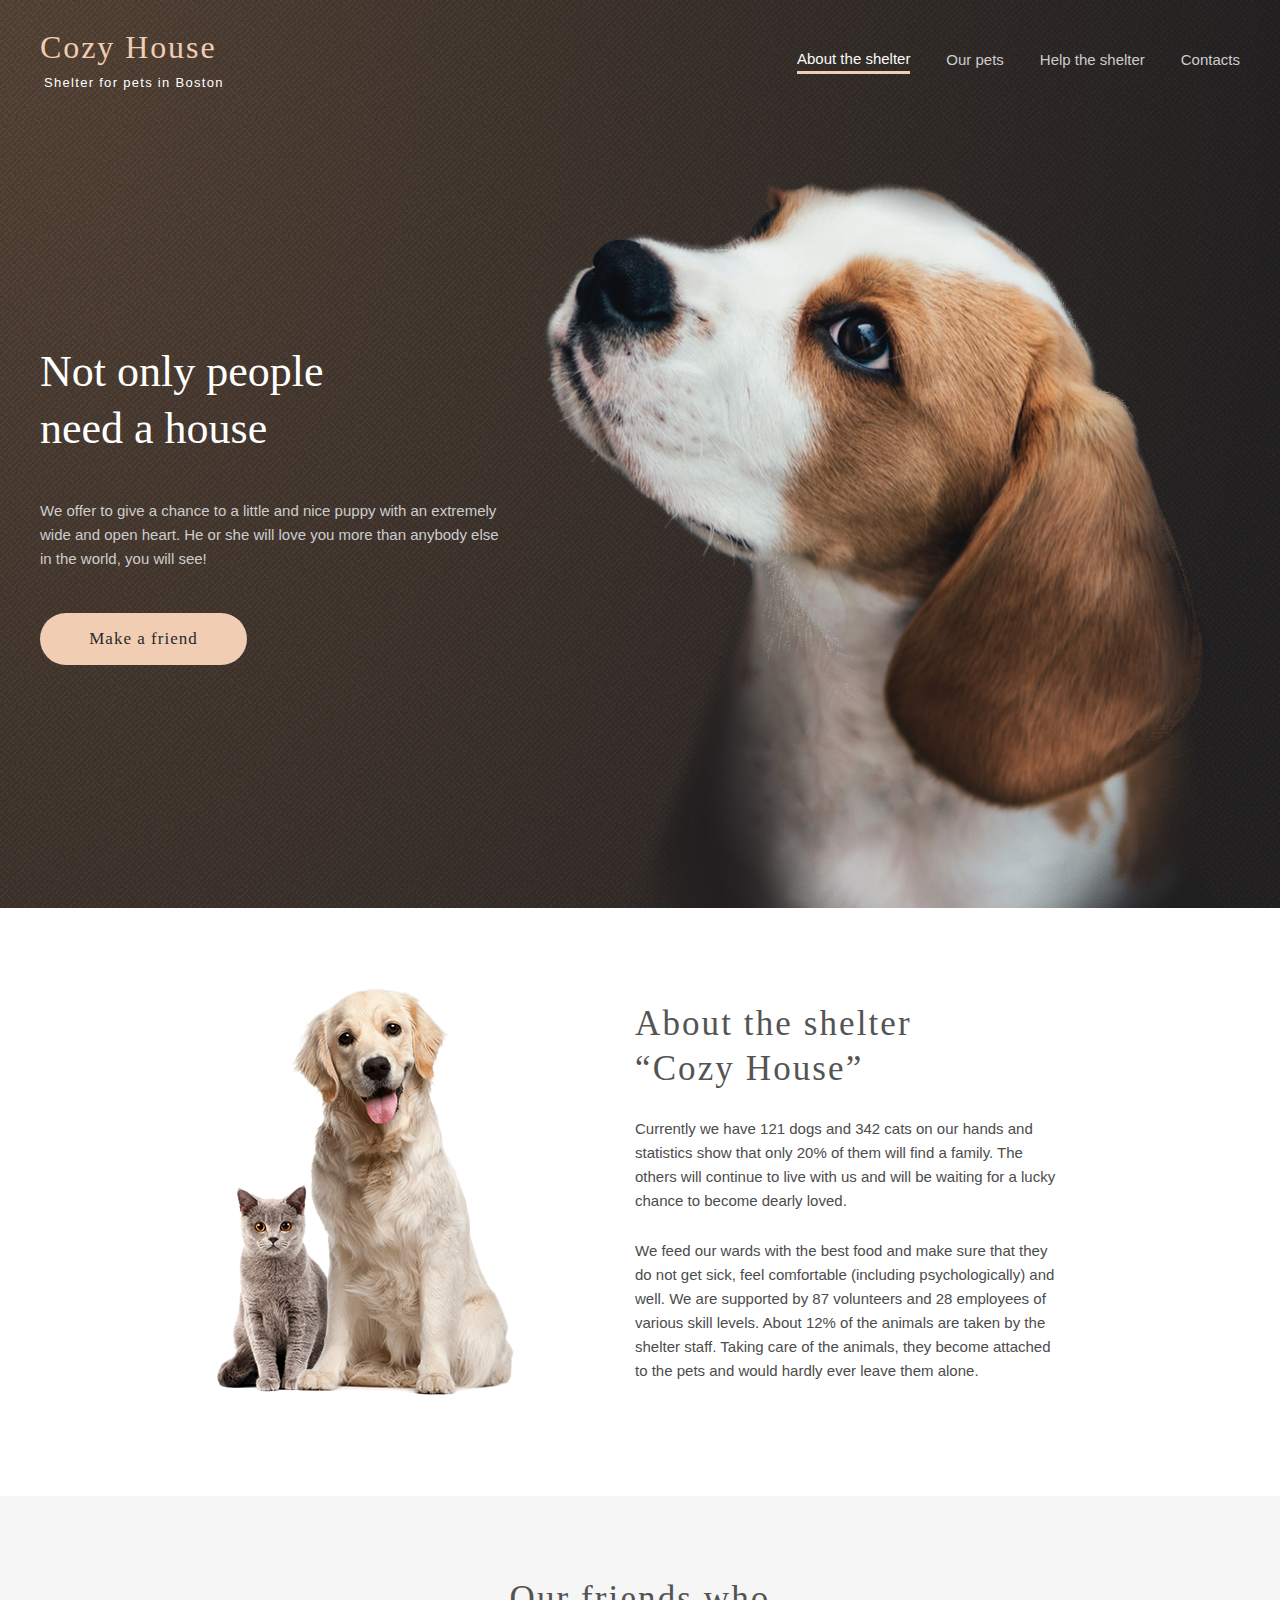
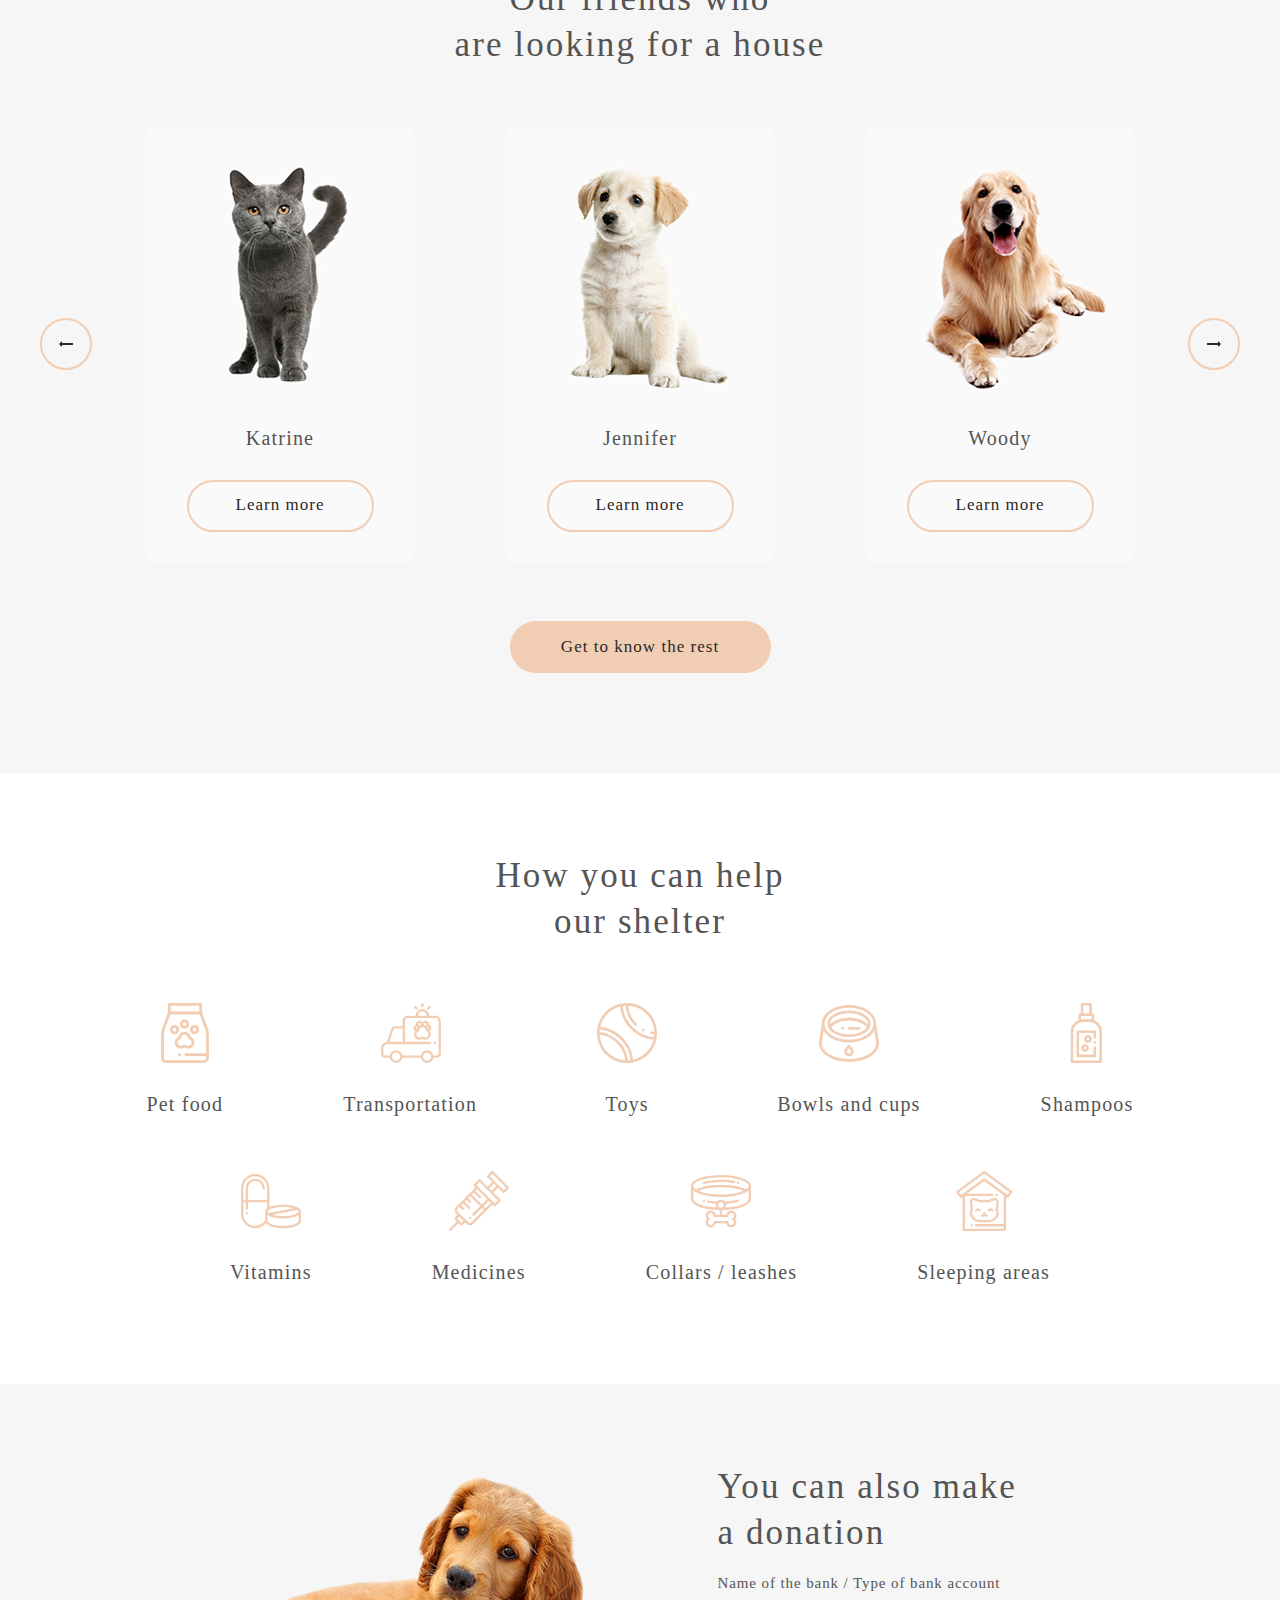
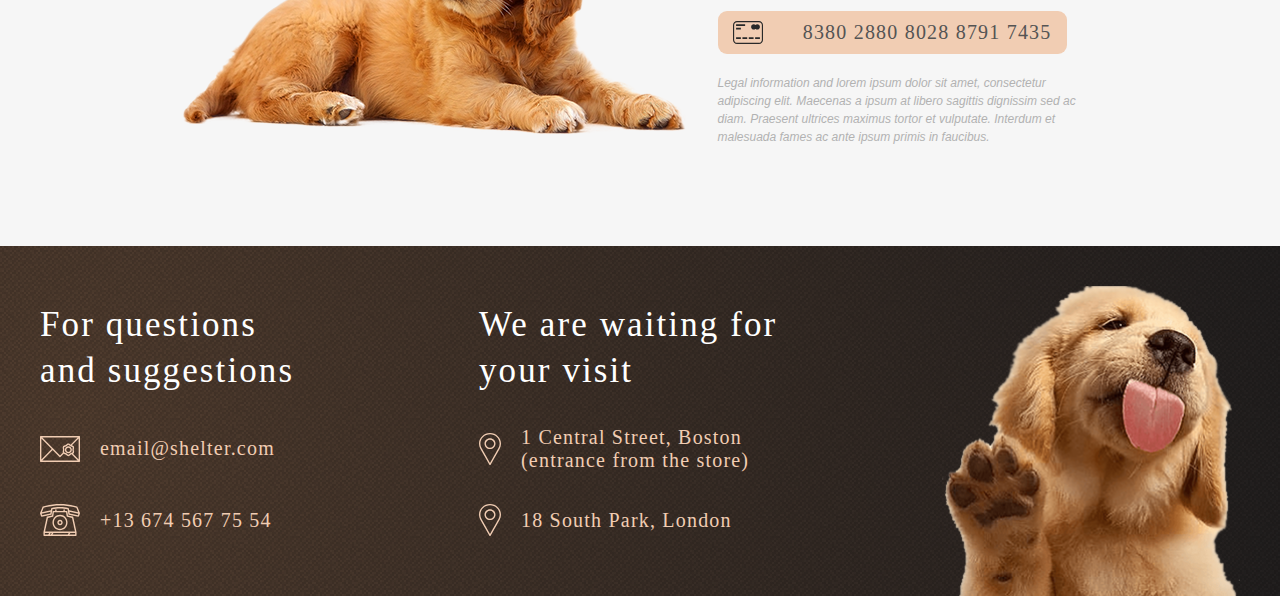
<file: index.html>
<!DOCTYPE html>
<html lang="en">
<head>
    <meta charset="UTF-8">
    <meta http-equiv="X-UA-Compatible" content="IE=edge">
    <meta name="viewport" content="width=device-width, initial-scale=1.0">
    <title>Shelter</title>
    <link href="style.css" rel="stylesheet" type="text/css">
    <link href="images/shelter.png" rel="shortcut icon" type="image/png">
</head>
<body>
    <header class="header">
        <div class="header-section">
            <a href="">
                <div class="logo">
                    <h1>Cozy House</h1>
                    <span class="logo-text">Shelter for pets in Boston</span>
                </div>
            </a>
            <div class="header-menu">
                <nav>
                    <ul class="nav-menu-list">
                        <li class="menu-item"><a href="#"><p id="active">About the shelter</p></a></li>
                        <li class="menu-item"><a href="our-pets.html"><p>Our pets</p></a></li>
                        <li class="menu-item"><a href="#help"><p>Help the shelter</p></a></li>
                        <li class="menu-item"><a href="#footer"><p>Contacts</p></a></li>
                    </ul>
                </nav>
            </div>
            <div class="burger-menu">
                <span></span>
                <span></span>
                <span></span>
            </div>
        </div>
    </header>
    <main>
        <section class="start-screen">
            <div class="start-screen-content">
                <div class="content">
                    <div class="heading">
                        <h2>Not only people need a house</h2>
                    </div>
                    <p>We offer to give a chance to a little and nice puppy with an extremely wide and open heart.
                         He or she will love you more than anybody else in the world, you will see!</p>
                    <a class="button-primary" href="#pets">Make a friend</a>
                </div>
                <img src="images/start-screen-puppy.svg" alt="puppy">
            </div>
        </section>
        <section class="about">
            <div class="about-content">
                <img src="images/about-pets.svg" alt="animals">
                <div class="about-content-text">
                    <h3>About the shelter “Cozy House”</h3>
                    <p>Currently we have 121 dogs and 342 cats on our hands and statistics show that only 20% of them will find a family. The others will continue to live with us and will be waiting for a lucky chance to become dearly loved.</p>
                    <p>We feed our wards with the best food and make sure that they do not get sick, feel comfortable (including psychologically) and well. We are supported by 87 volunteers and 28 employees of various skill levels. About 12% of the animals are taken by the shelter staff. Taking care of the animals, they become attached to the pets and would hardly ever leave them alone.</p>
                </div>
            </div>
        </section>
        <section class="pets" id="pets">
            <div class="pets-content">
                <h3>Our friends who <br>are looking for a house</h3>
                <div class="slider-block">
                    <button class="btn-prev"><img class="arrow-reverse" src="images/Arrow.svg" alt="arrow"></button>
                    <div class="slider">
                        <div class="card">
                            <img src="images/pets-katrine.svg" alt="katrine">
                            <span>Katrine</span>
                            <button class="pets-buttons">Learn more</button>
                        </div>
                        <div class="card">
                            <img src="images/pets-jennifer.svg" alt="jennifer">
                            <span>Jennifer</span>
                            <button class="pets-buttons">Learn more</button>
                        </div>
                        <div class="card">
                            <img src="images/pets-woody.svg" alt="woody">
                            <span>Woody</span>
                            <button class="pets-buttons">Learn more</button>
                        </div>
                        <!--
                        <div class="slider-track">
                            <div class="prev-elements"></div>
                            <div class="center-elements"></div>
                            <div class="next-elements"></div>
                        </div>
                        -->
                    </div>
                    <button class="btn-next"><img class="arrow" src="images/Arrow.svg" alt="arrow"></button>
                </div>
                <a href="our-pets.html">Get to know the rest</a>
            </div>
        </section>
        <section class="help" id="help">
            <div class="help-content">
                <h3>How you can help our shelter</h3>
                <div class="help-list">
                    <div class="help-list-card">
                        <img src="images/icon-pet-food.svg" alt="pet-food">
                        <h4>Pet food</h4>
                    </div>
                    <div class="help-list-card">
                        <img src="images/icon-transportation.svg" alt="pet-food">
                        <h4>Transportation</h4>
                    </div>
                    <div class="help-list-card">
                        <img src="images/icon-toys.svg" alt="pet-food">
                        <h4>Toys</h4>
                    </div>
                    <div class="help-list-card">
                        <img src="images/icon-bowls-and-cups.svg" alt="pet-food">
                        <h4>Bowls and cups</h4>
                    </div>
                    <div class="help-list-card">
                        <img src="images/icon-shampoos.svg" alt="pet-food">
                        <h4>Shampoos</h4>
                    </div>
                    <div class="help-list-card">
                        <img src="images/icon-vitamins.svg" alt="pet-food">
                        <h4>Vitamins</h4>
                    </div>
                    <div class="help-list-card">
                        <img src="images/icon-medicines.svg" alt="pet-food">
                        <h4>Medicines</h4>
                    </div>
                    <div class="help-list-card">
                        <img src="images/icon-collars-leashes.svg" alt="pet-food">
                        <h4>Collars / leashes</h4>
                    </div>
                    <div class="help-list-card">
                        <img src="images/icon-sleeping-area.svg" alt="pet-food">
                        <h4>Sleeping areas</h4>
                    </div>
                </div>
            </div>
        </section>
        <section class="donation">
            <div class="donation-content">
                <img src="images/donation-dog.svg" alt="dog">
                <div class="donation-inner-content">
                    <h3>You can also make a donation</h3>
                    <h5>Name of the bank / Type of bank account</h5>
                    <a href="">
                        <div class="credit-card">
                            <div class="credit-card-content">
                                <img src="images/credit-card.svg" alt="credit-card">
                                <span>8380 2880 8028 8791 7435</span>
                            </div>
                        </div>
                    </a>
                    <span class="paragraph-s">Legal information and lorem ipsum dolor sit amet, consectetur adipiscing elit. Maecenas a ipsum at libero sagittis dignissim sed ac diam. Praesent ultrices maximus tortor et vulputate. Interdum et malesuada fames ac ante ipsum primis in faucibus.</span>
                </div>
            </div>
        </section>
    </main>
    <footer class="footer" id="footer">
        <div class="footer-content">
            <div class="contacts">
                <h3>For questions and suggestions</h3>
                <a href="https://www.google.com/intl/ru/gmail/about/">
                    <div class="mail">
                        <img src="images/icon-email.svg" alt="email">
                        <h4>email@shelter.com</h4>
                    </div>
                </a>
                <a href="tel:+13%20674%20567%2075%2054">
                    <div class="phone">
                        <img src="images/icon-phone.svg" alt="phone">
                        <h4>+13 674 567 75 54</h4>
                    </div>
                </a>
            </div>
            <div class="locations">
                <h3>We are waiting for your visit</h3>
                <a href="https://www.google.com/maps/search/1+Central+Street,+Boston/@42.357767,-71.070426,14.14z">
                    <div class="boston">
                        <img src="images/icon-marker.svg" alt="marker">
                        <h4>1 Central Street, Boston (entrance from the store)</h4>
                    </div>
                </a>
                <a href="https://www.google.com/maps/search/18+South+Park,+London/@51.4954204,-0.2429427,11z/data=!3m1!4b1">
                    <div class="london">
                        <img src="images/icon-marker.svg" alt="marker">
                        <h4>18 South Park, London </h4>
                    </div>
                </a>
            </div>
            <img src="images/footer-puppy.svg" alt="footer-puppy">
        </div>
    </footer>
    <div class="hidden-background"></div>
    <script src="index.js"></script>
</body>
</html>
</file>
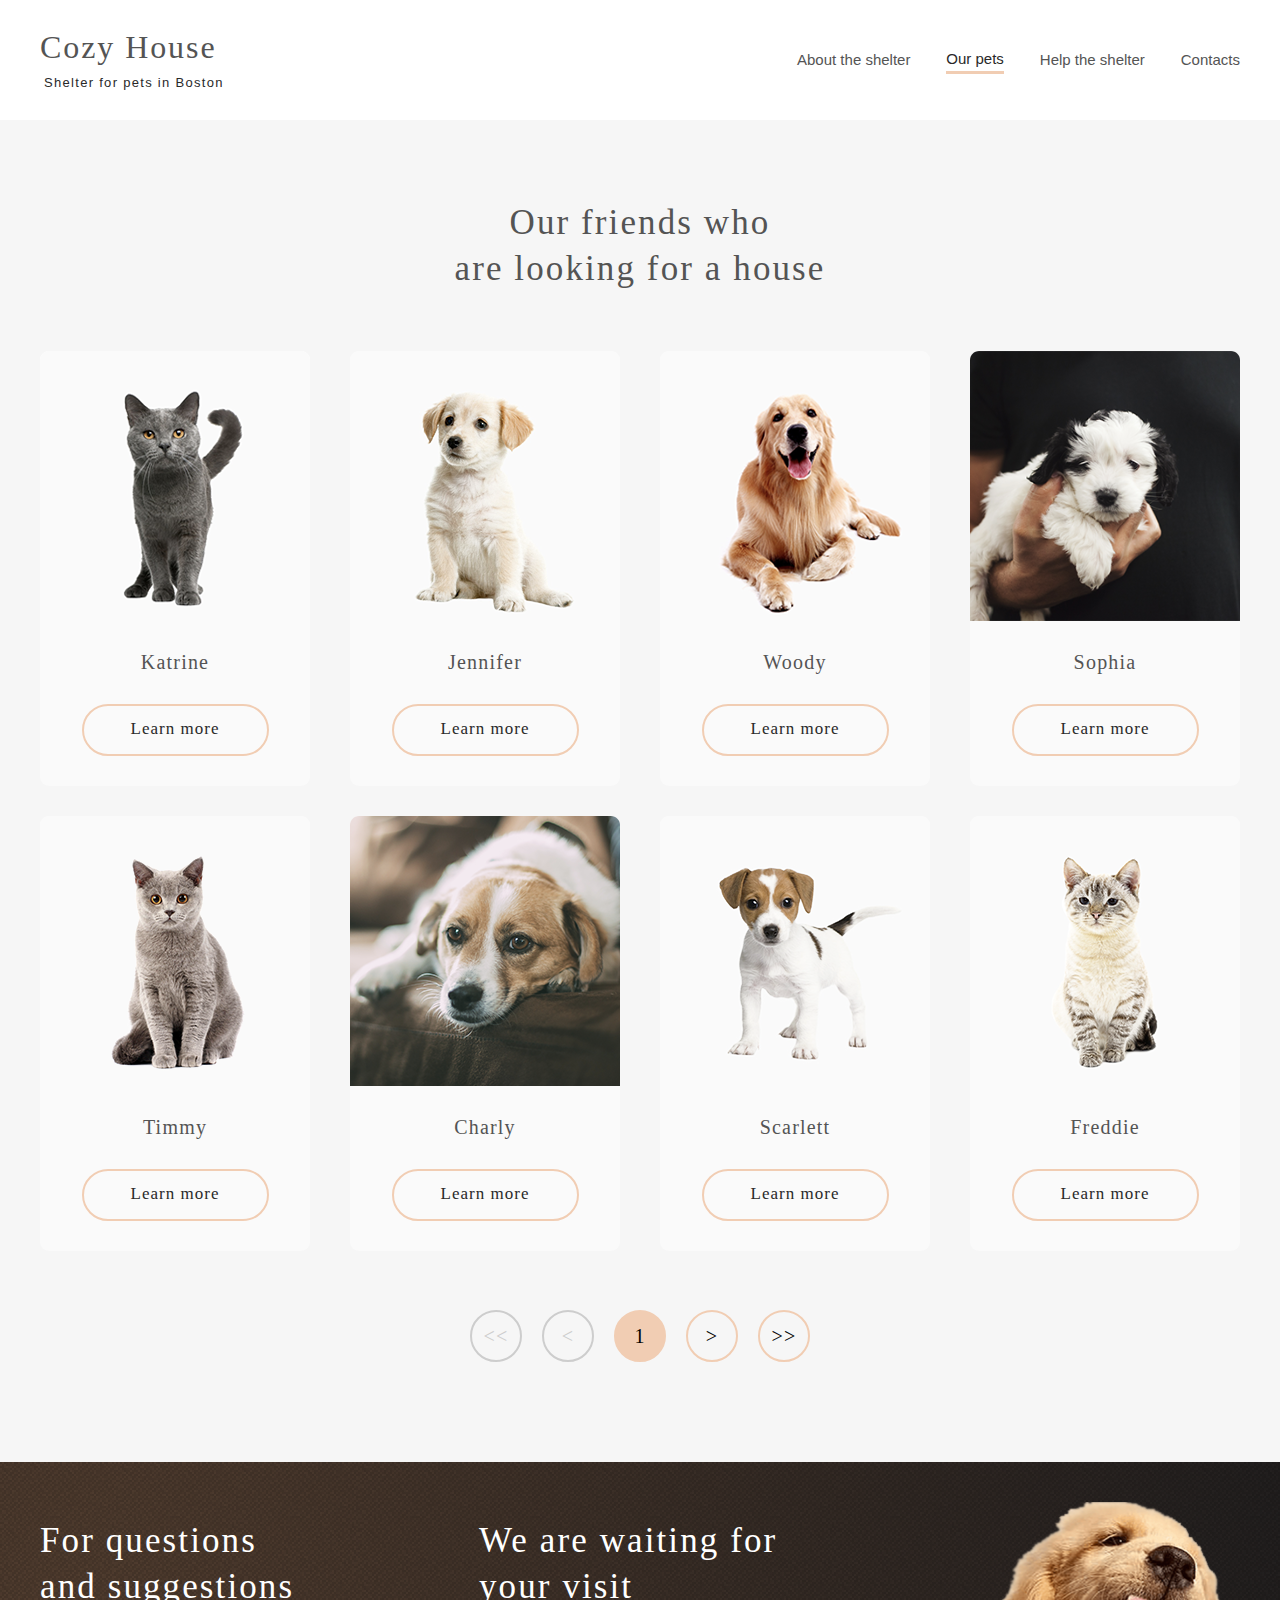
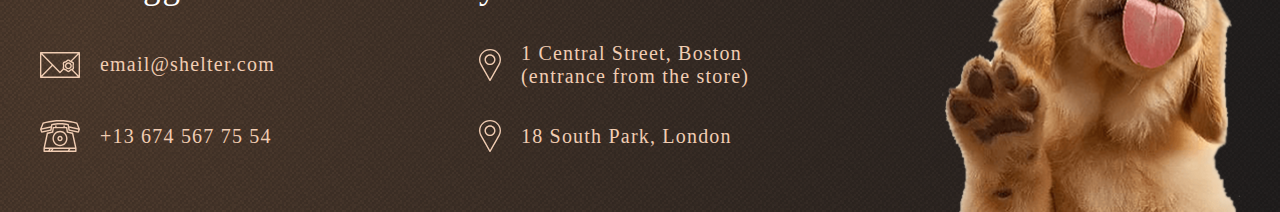
<file: our-pets.html>
<!DOCTYPE html>
<html lang="en">
<head>
    <meta charset="UTF-8">
    <meta http-equiv="X-UA-Compatible" content="IE=edge">
    <meta name="viewport" content="width=device-width, initial-scale=1.0">
    <title>Our pets</title>
    <link href="our-pets.css" rel="stylesheet" type="text/css">
    <link href="images/shelter.png" rel="shortcut icon" type="image/png">
</head>
<body>
    <header class="header">
        <div class="header-section">
            <a href="index.html">
                <div class="logo">
                    <h1>Cozy House</h1>
                    <span class="logo-text">Shelter for pets in Boston</span>
                </div>
            </a>
            <div class="header-menu">
                <nav>
                    <ul class="nav-menu-list">
                        <li><a href="index.html"><p>About the shelter</p></a></li>
                        <li><a href="#"><p id="active">Our pets</p></a></li>
                        <li><a href="index.html#help"><p>Help the shelter</p></a></li>
                        <li><a href="#contacts"><p>Contacts</p></a></li>
                    </ul>
                </nav>
            </div>
            <div class="burger-menu">
                <span></span>
                <span></span>
                <span></span>
            </div>
        </div>
    </header>
    <main>
        <section class="pets">
            <div class="pets-content">
                <h3>Our friends who <br>are looking for a house</h3>
                <div class="cards-container">
                    <div class="card">
                        <img src="images/pets-katrine.svg" alt="katrine">
                        <span>Katrine</span>
                        <button class="pets-buttons">Learn more</button>
                    </div>
                    <div class="card">
                        <img src="images/pets-jennifer.svg" alt="jennifer">
                        <span>Jennifer</span>
                        <button class="pets-buttons">Learn more</button>
                    </div>
                    <div class="card">
                        <img src="images/pets-woody.svg" alt="woody">
                        <span>Woody</span>
                        <button class="pets-buttons">Learn more</button>
                    </div>
                    <div class="card">
                        <img src="images/pets-sophia.svg" alt="sophia">
                        <span>Sophia</span>
                        <button class="pets-buttons">Learn more</button>
                    </div>
                    <div class="card">
                        <img src="images/pets-timmy.svg" alt="timmy">
                        <span>Timmy</span>
                        <button class="pets-buttons">Learn more</button>
                    </div>
                    <div class="card">
                        <img src="images/pets-charly.svg" alt="charly">
                        <span>Charly</span>
                        <button class="pets-buttons">Learn more</button>
                    </div>
                    <div class="card">
                        <img src="images/pets-scarlet.svg" alt="scarlet">
                        <span>Scarlett</span>
                        <button class="pets-buttons">Learn more</button>
                    </div>
                    <div class="card">
                        <img src="images/pets-freddie.svg" alt="freddie">
                        <span>Freddie</span>
                        <button class="pets-buttons">Learn more</button>
                    </div>
                </div>
                <div class="navigation">
                    <button class="prev-button"><span>&lt;&lt;</span></button>
                    <button class="prev-button"><span>&lt;</span></button>
                    <button class="active-button"><span>1</span></button>
                    <button class="next-button"><span>></span></button>
                    <button class="next-button"><span>>></span></button>
                </div>
            </div>
        </section>
    </main>
    <footer class="footer" id="contacts">
        <div class="footer-content">
            <div class="contacts">
                <h3>For questions and suggestions</h3>
                <a href="https://www.google.com/intl/ru/gmail/about/">
                    <div class="mail">
                        <img src="images/icon-email.svg" alt="email">
                        <h4>email@shelter.com</h4>
                    </div>
                </a>
                <a href="tel:+13%20674%20567%2075%2054">
                    <div class="phone">
                        <img src="images/icon-phone.svg" alt="phone">
                        <h4>+13 674 567 75 54</h4>
                    </div>
                </a>
            </div>
            <div class="locations">
                <h3>We are waiting for your visit</h3>
                <a href="https://www.google.com/maps/search/1+Central+Street,+Boston/@42.357767,-71.070426,14.14z">
                    <div class="boston">
                        <img src="images/icon-marker.svg" alt="marker">
                        <h4>1 Central Street, Boston (entrance from the store)</h4>
                    </div>
                </a>
                <a href="https://www.google.com/maps/search/18+South+Park,+London/@51.4954204,-0.2429427,11z/data=!3m1!4b1">
                    <div class="london">
                        <img src="images/icon-marker.svg" alt="marker">
                        <h4>18 South Park, London </h4>
                    </div>
                </a>
            </div>
            <img src="images/footer-puppy.svg" alt="footer-puppy">
        </div>
    </footer>
    <div class="hidden-background"></div>
    <script src="index.js"></script>
</body>
</html>
</file>
<file: style.css>
html {
    scroll-behavior: smooth;
}

body {
    margin: 0;
    height:calc(3916px - 120px);
}

a {
    text-decoration: none;
}

h1 {
    margin: 0;
    height: 35px;
    font-family: 'Georgia';
    font-style: normal;
    font-weight: 400;
    font-size: 32px;
    line-height: 110%;
    color: #F1CDB3;
    letter-spacing: 0.06em;
}

h2 {
    margin: 0;
    font-family: 'Georgia';
    font-style: normal;
    font-weight: 400;
    font-size: 44px;
    line-height: 130%;
    color: #FFFFFF;
}

h3 {
    margin: 0;
    font-family: 'Georgia';
    font-style: normal;
    font-weight: 400;
    font-size: 35px;
    line-height: 130%;
    letter-spacing: 0.06em;
    color: #545454;
}

h4 {
    margin: 0;
    font-family: 'Georgia';
    font-style: normal;
    font-weight: 400;
    font-size: 20px;
    line-height: 115%;
    letter-spacing: 0.06em;
    color: #545454;
}

h5 {
    margin: 0;
    font-family: 'Georgia';
    font-style: normal;
    font-weight: 400;
    font-size: 15px;
    line-height: 110%;
    letter-spacing: 0.06em;
    color: #545454;
}

p {
    margin: 0;
    font-family: 'Arial';
    font-style: normal;
    font-weight: 400;
    font-size: 15px;
    line-height: 160%;
    color: #4C4C4C;
}

/*header section*/
.header {
    display: flex;
    justify-content: center;
}

.header-section {
    z-index: 2;
    margin: 30px 40px;
    width: 1200px;
    height: 60px;
    display: flex;
    align-items: center;
    justify-content: space-between;
}

.header-section > a {
    text-decoration: none;
}

.logo {
    display: flex;
    flex-direction: column;
    justify-content: space-between;
}

.logo-text {
    padding: 10px 1px 0px 4px;

    font-family: 'Arial';
    font-style: normal;
    font-weight: 400;
    font-size: 13px;
    line-height: 15px;
    letter-spacing: 0.1em;

    color: #ffffff;
}

.nav-menu-list {
    padding: 0;
    margin: 0;
    width: 443px;
    height: 27px;
    display: flex;
    justify-content: space-between;
    align-items: center;
}

.nav-menu-list li {
    list-style: none;
}

.nav-menu-list li a {
    text-decoration: none;
}

.nav-menu-list li a p {
    color: #CDCDCD;
    transition: all .3s;
}

@media (hover:hover) {
    .nav-menu-list li a p:hover {
        color: #FAFAFA;
    }
}

#active {
    cursor: default;
    color: #FAFAFA;
    border-bottom: 3px solid #F1CDB3;
}

.burger-menu {
    display: none;
    z-index: 3;
}

@media (hover:hover) {
    .nav-menu-burger li a p:hover {
        color: #FAFAFA;
    }
}

.hidden-background {
    transition: all .3s;
    top: 0;
    left: 0;
    opacity: 0;
    visibility: hidden;
    position: fixed;
    width: 100vw;
    height: 100vh;
    background: rgba(41, 41, 41, 0.6);
}

.hidden-background.active {
    visibility: visible;
    opacity: 1;
}

.popup {
    position: fixed;
    top: 50%;
    left: 50%;
    transform: scale(1) translate(-50%, -50%);
    width: 952px;
    height: 552px;
    display: flex;
    align-items: flex-end;

    transition: all .3s;
}

.popup-body {
    width: 900px;
    height: 500px;

    display: flex;
    justify-content: space-between;

    border-radius: 9px;

    background-color: #fff;

    transition: all .3s;
}

.popup-body > img {
    height: 100%;
}

.popup-info {
    margin: 50px 20px 88px 29px;

    width: 351px;
    height: 362px;

    display: flex;
    flex-direction: column;
    justify-content: space-between;

    transition: all .3s;
}

.popup-info ul {
    padding-left: 14px;
    color: #F1CDB3;
}

/*start screen section*/
main {
    position: relative;
    top: -120px;
    bottom: -120px;
}
.start-screen {
    z-index: 1;
    height: 908px;
    display: flex;
    justify-content: center;
    align-items: flex-end;
    background: url(images/noise_transparent@2x.png), radial-gradient(100% 215.42% at 0% 0%, #5B483A 0%, #262425 100%), #211F20;
}

.start-screen-content {
    position: relative;
    width: 1200px;
    height: 728px;
}

.start-screen-content img {
    position: absolute;
    left: 502px;
}

.content {
    position: absolute;
    width: 460px;
    height: 322px;
    top: 163px;
    display: flex;
    flex-direction: column;
    justify-content: space-between;
    color: #fff;
}

.heading {
    width: 310px;
    margin-right: 150px;
    font-family: 'Georgia';
    font-style: normal;
    font-weight: 400;
    font-size: 44px;
    line-height: 130%;
    color: #FFFFFF;
}

.content > p {
    color: #CDCDCD;
}

.button-primary {
    width: 207px;
    height: 52px;
    background: #F1CDB3;
    border: 0;
    border-radius: 100px;

    display: flex;
    justify-content: center;
    align-items: center;

    font-family: 'Georgia';
    font-style: normal;
    font-weight: 400;
    font-size: 17px;
    line-height: 130%;
    letter-spacing: 0.06em;
    color: #292929;
    transition: all .3s;
}

@media (hover:hover) {
    .button-primary:hover {
        cursor: pointer;
        background: #FDDCC4;
    }
}

/*about section*/
.about {
    height: 588px;
    display: flex;
    justify-content: center;
}

.about-content {
    margin: 80px 40px 100px;
    display: grid;
    grid-template-columns: repeat(2, 1fr);
    width: 1200px;
    height: 408px;
}

.about-content-text {
    padding-right: 175px;
    margin-left: -5px;
    display: flex;
    flex-direction: column;
    justify-content: space-around;
}

.about-content-text > h3 {
    padding-right: 60px;
}

.about-content > img {
    display: flex;
    justify-content: flex-end;
    margin-left: 175px;
    margin-right: 125px;
}

/*pets section*/
.pets {
    background-color: #F6F6F6;
}

.pets-content {
    padding-top: 80px;
    padding-bottom: 100px;
    height: 697px;
    display: flex;
    flex-direction: column;
    align-items: center;
    justify-content: space-between;
}

.pets-content h3 {
    max-width: 400px;
    margin: 0 auto;
    text-align: center;
}

.slider-block {
    display: flex;
    align-items: center;
    justify-content: space-between;
    width: 1200px;
}

.slider {
    height: 435px;
    display: grid;
    grid-template-columns: repeat(3, 1fr);
    gap: 90px;
}

/* .slider {
    width: 990px;
    height: 435px;
    gap: 90px;
    overflow: hidden;
} */

/* .slider-track {
    position: relative;
    left: -990px;
    display: flex;
} */

/* @keyframes prevAnimation {
    from {
        left: -990px;
    }
    to {
        left: 0px;
    }
}

@keyframes nextAnimation {
    from {
        left: -990px;
    }
    to {
        left: -1980px;
    }
}

.transition-prev {
    animation-name: prevAnimation;
    animation-duration: .7s;
}

.transition-next {
    animation-name: nextAnimation;
    animation-duration: .7s;
} */

/* .prev-elements, .center-elements, .next-elements {
    min-width: 990px;
    display: flex;
    justify-content: space-between;
} */

/* .card-info {
    margin: 30px 0px;
    height: 100%;
    display: flex;
    flex-direction: column;
    align-items: center;
    justify-content: space-between;
} */

/* .card {
    height: 435px;
    display: flex;
    flex-direction: column;
    background-color: #fafafa;
    border-radius: 9px;

    font-family: 'Georgia';
    font-style: normal;
    font-weight: 400;
    font-size: 20px;
    line-height: 23px;
    letter-spacing: 0.06em;
    color: #545454;
    transition: all .3s;
} */

.card {
    padding-bottom: 30px;
    display: flex;
    flex-direction: column;
    align-items: center;
    justify-content: space-between;
    background-color: #fafafa;
    border-radius: 9px;

    font-family: 'Georgia';
    font-style: normal;
    font-weight: 400;
    font-size: 20px;
    line-height: 23px;
    letter-spacing: 0.06em;
    color: #545454;
    transition: all .3s;
}

@media (hover:hover) {
    .card:hover {
        background-color: #fff;
        box-shadow: 0 0 35px 15px rgba(50, 50, 50, 0.05);
    }
}

@media (hover:hover) {
    .card:hover > button {
        cursor: pointer;
        background-color: #FDDCC4;
        border-color: #FDDCC4;
    }
}

.card > button {
    width: 187px;
    height: 52px;
    border: 2px solid #F1CDB3;
    border-radius: 100px;
    background: #FAFAFA;

    font-family: 'Georgia';
    font-style: normal;
    font-weight: 400;
    font-size: 17px;
    line-height: 130%;
    letter-spacing: 0.06em;
    color: #292929;
    transition: all .3s;
}

/* @media (hover:hover) {
    .card-info:hover > button {
        cursor: pointer;
        background-color: #FDDCC4;
        border-color: #FDDCC4;
    }
} */

/* .card-info > button {
    width: 187px;
    height: 52px;
    border: 2px solid #F1CDB3;
    border-radius: 100px;
    background: #FAFAFA;

    font-family: 'Georgia';
    font-style: normal;
    font-weight: 400;
    font-size: 17px;
    line-height: 130%;
    letter-spacing: 0.06em;
    color: #292929;
    transition: all .3s;
} */

.slider-block > button {
    width: 52px;
    height: 52px;
    border: 2px solid #F1CDB3;
    border-radius: 100px;
    background-color: #f6f6f6;
    display: flex;
    align-items: center;
    justify-content: center;
    transition: all .3s;
}

@media (hover:hover) {
    .slider-block > button:hover {
        cursor: pointer;
        background: #FDDCC4;
        border-color: #FDDCC4;
    }
}

.pets-content > a {
    width: 261px;
    height: 52px;
    background: #F1CDB3;
    border-radius: 100px;
    border: 0;

    display: flex;
    justify-content: center;
    align-items: center;

    font-family: 'Georgia';
    font-style: normal;
    font-weight: 400;
    font-size: 17px;
    line-height: 130%;
    letter-spacing: 0.06em;
    color: #292929;
    transition: all .3s;
}

@media (hover:hover) {
    .pets-content > a:hover, .pets-content > a button:hover{
        background: #FDDCC4;
        cursor: pointer;
    }
}

.arrow-reverse {
    transform: rotate(180deg);
}

/*help section*/
.help {
    display: flex;
    justify-content: center;
}

.help-content {
    padding-top: 80px;
    padding-bottom: 100px;
    height: 431px;
    display: flex;
    flex-direction: column;
    justify-content: space-between;
    align-items: center;
}

.help-content h3 {
    max-width: 310px;
    padding: 0;
    text-align: center;
}

.help-list {
    max-width: 1029px;
    height: 281px;
    display: flex;
    justify-content: center;
    column-gap: 120px;
    row-gap: 55px;
    flex-wrap: wrap;
}

.help-list-card {
    height: 113px;
    display: flex;
    flex-direction: column;
    justify-content: space-between;
    align-items: center;
}

/*donation section*/
.donation {
    display: flex;
    justify-content: center;
    background: #F6F6F6;
}

.donation-content {
    position: relative;
    padding-top: 80px;
    padding-bottom: 100px;
    width: 915px;
    height: 282px;
    display: flex;
    justify-content: space-between;
    align-items: center;
    column-gap: 30px;
}

.donation-content > img {
    padding-top: 11px;
    padding-bottom: 10px;
}

.donation-inner-content {
    height: 100%;
    display: flex;
    flex-direction: column;
    justify-content: space-between;
}

.donation-inner-content h3 {
    max-width: 300px;
}

.donation-inner-content > a {
    width: 349px;
}

.credit-card {
    position: relative;
    width: 349px;
    height: 43px;
    background: #F1CDB3;
    border-radius: 9px;
    display: flex;
    justify-content: center;
    align-items: center;
    transition: all .3s;
}

.credit-card-content {
    padding: 10px 15px;
    width: 100%;
    display: flex;
    justify-content: space-between;
    align-items: center;

    font-family: 'Georgia';
    font-style: normal;
    font-weight: 400;
    font-size: 20px;
    line-height: 115%;
    letter-spacing: 0.06em;
    color: #545454;
}

@media (hover:hover) {
    .credit-card:hover {
        background: #FDDCC4;
    }
}

.paragraph-s {
    font-family: 'Arial';
    font-style: italic;
    font-weight: 400;
    font-size: 12px;
    line-height: 18px;
    color: #B2B2B2;
}

/*footer section*/
.footer {
    position: relative;
    top: -120px;
    display: flex;
    justify-content: center;
    background: url(images/noise_transparent@2x.png), radial-gradient(110.67% 538.64% at 5.73% 50%, #513D2F 0%, #1A1A1C 100%), #211F20;
}

.footer-content {
    padding-top: 40px;
    padding-bottom: 0px;
    width: 1200px;
    height: 310px;
    display: grid;
    grid-template-columns: 279px 302px 300px;
    gap: 160px;
}

.contacts, .locations {
    padding-top: 16px;
    padding-bottom: 60px;
    display: flex;
    flex-direction: column;
    justify-content: space-between;
}

.contacts h3, .locations h3 {
    color: #fff;
}

.mail, .phone, .boston, .london {
    display: flex;
    align-items: center;
    gap: 20px;
}

@media (hover:hover) {
    .mail > h4:hover, .phone > h4:hover, .boston > h4:hover, .london > h4:hover {
        color: #fff;
    }
}

.mail > h4, .phone > h4, .boston > h4, .london > h4 {
    color: #F1CDB3;
    transition: all .3s;
}

@media (min-width: 768px) and (max-width: 1279px) {
    /*header section*/
    .header-section {
        margin: 30px 30px;
    }

    /*start screen section*/
    .start-screen {
        height: 1165px;
    }

    .start-screen-content {
        margin: 0 100px 0 99px;
        width: 100vw;
        height: 1015px;
        display: flex;
        flex-direction: column;
        align-items: center;
        justify-content: space-between;
    }

    .start-screen-content .heading {
        align-self: flex-start;
    }

    .start-screen-content img {
        position: relative;
        width: 569px;
        height: 593px;
        right: -70px;
        left: auto;
    }

    .content {
        position: static;
        width: auto;
        top: 0;
        align-items: center;
        margin-left: 55px;
        margin-right: 54px;
    }

    /*about section*/
    .about {
        height: 1048px;
    }

    .about-content {
        margin: 80px 169px 100px;
        grid-template-columns: none;
        grid-template-rows: repeat(2, 1fr);
        width: auto;
        height: 868px;
        row-gap: 80px;
    }

    .about-content-text {
        order: 1;
        padding-right: 4px;
        margin: 0;
        justify-content: space-between;
    }

    .about-content > img {
        order: 2;
        justify-self: center;
        margin: 0;
    }

    /*pets section*/
    .slider-block {
        width: 708px;
    }

    .slider {
        grid-template-columns: repeat(2, 1fr);
        gap: 40px;
    }

    .prev-elements, .center-elements, .next-elements {
        min-width: 990px;
        display: flex;
        justify-content: space-between;
    }

    .card:last-child {
        display: none;
    }

    /*help section*/
    .help-content {
        padding: 80px 69px 100px;
        height: 599px;
    }

    .help-list {
        height: 449px;
        column-gap: 60px;
    }

    .help-list-card {
        width: 170px;
    }

    /*donation section*/
    .donation-content {
        width: 505px;
        height: 603px;
        flex-direction: column;
        row-gap: 60px;
    }

    .donation-content > img {
        order: 2;
        padding: 0;
    }

    .donation-inner-content {
        padding: 0 62.5px;
        order: 1;
        width: auto;
    }

    /*footer section*/
    @media (max-width: 1069.98px) {
        .footer {
            height: 639px;
        }
    }

    .footer-content {
        padding: 30px 30px 0;
        display: flex;
        justify-content: center;
        flex-wrap: wrap;
        gap: 65px;
    }

    .contacts, .locations {
        padding: 0;
        height: 234px;
    }

    .contacts {
        margin-left: 2px;
        width: 280px;
    }

    .locations {
        margin-left: -4px;
        width: 302px;
    }
}

@media (max-width: 767.98px) {
    /*header section*/
    .header-section {
        margin: 30px 20px;
    }

    .header-menu {
        position: fixed;
        top: 0;
        right: -100%;
        width: 320px;
        height: 100vh;
        display: flex;
        align-items: center;
        justify-content: center;
        background-color: #292929;
        transition: all .5s;
        overflow: auto;
    }

    .header-menu.active {
        right: 0;
    }

    .burger-menu {
        position: relative;
        display: flex;
        align-items: center;
        height: 22px;
        width: 30px;
        transition: all .5s;
    }

    .header-menu nav {
        margin: auto;
    }

    .nav-menu-list {
        width: auto;
        height: auto;
        display: flex;
        flex-direction: column;
        align-items: center;
        gap: 40px;
    }

    @media (max-height: 550px) {
        .nav-menu-list {
            padding-top: 90px;
        }
    }

    .nav-menu-list * {
        font-size: 32px;
    }

    .burger-menu span {
        position: absolute;
        content: "";
        width: 30px;
        height: 2px;
        background-color: #F1CDB3;
    }

    .burger-menu span:first-child{
        top: 0;
    }

    .burger-menu span:last-child {
        bottom: 0;
    }

    .burger-menu.active {
        transform: rotate(90deg);
    }

    /*start screen section*/
    .start-screen {
        height: 823px;
    }

    .start-screen-content {
        margin: 0 80px;
        width: 100vw;
        height: 673px;
        display: flex;
        flex-direction: column;
        align-items: center;
        justify-content: space-between;
    }

    .heading {
        margin: 0;
        width: 75vw;
        font-size: 25px;
        text-align: center;
    }

    @media (max-width: 500px) {
        .heading h2 {
            font-size: 25px;
            letter-spacing: 0.06em;
        }

        .start-screen-content {
            margin: 0 10px 0 10px;   
        }
    }

    .content p {
        text-align: center;
    }

    .start-screen-content img {
        position: relative;
        width: 260px;
        right: -20px;
        left: auto;
    }

    .content {
        position: static;
        margin: 0;
        width: auto;
        height: 296px;
        top: 0;
        align-items: center;
    }

    /*about section*/
    .about {
        height: 974px;
        align-items: center;
    }

    @media (min-width: 450px) and (max-width: 767.98px) {
        .about-content-text h3 {
            padding: 0 100px;
            text-align: center;
        }

        .about-content-text p {
            padding: 0 105px;
            text-align: justify;
        }
    }

    .about-content {
        margin: 0;
        display: flex;
        flex-direction: column;
        justify-content: space-between;
        align-items: center;
        width: auto;
        height: 890px;
    }

    .about-content-text {
        order: 1;
        margin: 0;
        padding: 0 10px;
        height: 494px;
        justify-content: space-between;
    }

    @media (max-width: 525px) {
        .about-content-text h3 {
            padding: 0 40px;
            font-size: 25px;
            text-align: center;
        }
    }

    @media (max-width: 525px) {
        .about-content-text p {
            padding: 0 15px;
            text-align: justify;
        }
    }

    .about-content > img {
        order: 2;
        justify-self: center;
        margin: 0;
        width: 260px;
        height: 353.6px;
    }

    /*pets section*/
    .pets-content {
        padding: 42px 10px;
        height: 707px;
    }

    .pets-content h3 {
        max-width: 300px; 
        font-size: 25px; 
    }

    .slider-block {
        width: 270px;
        height: 507px;
        padding: 0 15px;
        justify-content: center;
        flex-wrap: wrap;
        row-gap: 20px;
        column-gap: 80px;
    }

    .slider-block button {
        order: 2;
    }

    .slider {
        order: 1;
        grid-template-columns: 1fr;
        width: 100%;
        gap: 0px;
    }

    .card:nth-child(1n+2) {
        display: none;
    }

    /*help section*/
    .help-content {
        padding: 42px 15px;
        height: 661px;
    }

    @media (max-width: 500px) {
        .help-content h3 {
            max-width: 230px;
            font-size: 25px;
        }
    }

    .help-list {
        height: 555px;
        column-gap: 30px;
        row-gap: 30px;
        display: grid;
        grid-template-columns: repeat(2, 1fr);
        grid-template-rows: repeat(5, 1fr);
    }

    .help-list-card {
        width: 130px;
        height: 87px;
    }

    .help-list-card h4 {
        font-size: 15px;
    }

    .help-list-card img {
        width: 50px;
        height: 50px;
    }

    /*donation section*/
    .donation-content {
        padding: 42px 9.5px;
        width: auto;
        height: 458.2px;
        flex-direction: column;
        row-gap: 42px;
    }

    .donation-inner-content a {
        width: auto;
    }

    .donation-inner-content h3 {
        max-width: 300px;
        padding: 0 30px;
        font-size: 25px;
        text-align: center;
    }

    .donation-inner-content h5 {
        line-height: 160%;
        text-align: center;
        letter-spacing: 0;
    }

    .donation-content > img {
        order: 2;
        padding: 0;
        width: 260px;
        height: 135.2px;
    }

    .credit-card {
        width: 281px;
    }

    .credit-card-content {
        font-size: 15px;
    }

    .donation-inner-content {
        padding: 0 10px;
        order: 1;
        width: auto;
        align-items: center;
        row-gap: 20px;
    }

    .paragraph-s {
        text-align: justify;
    }

    @media (min-width: 520px) {
        .paragraph-s {
            padding: 0 100px;
        } 
    }

    /*footer section*/
    .footer {
        height: 809px;
    }

    .footer-content {
        padding: 30px 10px 0;
        display: flex;
        justify-content: center;
        flex-wrap: wrap;
        row-gap: 40px;
    }

    .contacts, .locations {
        padding: 0;
        height: 234px;
    }

    .contacts h3, .locations h3 {
        font-size: 25px;
        text-align: center;
    }

    .locations h3 {
        padding: 0 20px;
    }

    .contacts {
        width: auto;
        height: 208px;
        align-items: center;
    }

    .locations {
        width: auto;
        height: 222px;
        align-items: center;
    }

    .locations a:last-child {
        align-self: flex-start;
    }

    .footer-content > img {
        width: 260px;
    }
}
</file>
<file: our-pets.css>
html {
    scroll-behavior: smooth;
}

body {
    margin: 0;
}

a {
    text-decoration: none;
}

h1 {
    margin: 0;
    height: 35px;
    font-family: 'Georgia';
    font-style: normal;
    font-weight: 400;
    font-size: 32px;
    line-height: 110%;
    color: #545454;
    letter-spacing: 0.06em;
}

h3 {
    margin: 0;
    font-family: 'Georgia';
    font-style: normal;
    font-weight: 400;
    font-size: 35px;
    line-height: 130%;
    letter-spacing: 0.06em;
    color: #545454;
}

h4 {
    margin: 0;
    font-family: 'Georgia';
    font-style: normal;
    font-weight: 400;
    font-size: 20px;
    line-height: 115%;
    letter-spacing: 0.06em;
    color: #545454;
}

p {
    margin: 0;
    font-family: 'Arial';
    font-style: normal;
    font-weight: 400;
    font-size: 15px;
    line-height: 160%;
    color: #4C4C4C;
}

/*header section*/
.header {
    display: flex;
    justify-content: center;
}

.header-section {
    z-index: 2;
    margin: 30px 40px;
    width: 1200px;
    height: 60px;
    display: flex;
    align-items: center;
    justify-content: space-between;
}

.logo {
    display: flex;
    flex-direction: column;
    justify-content: space-between;
}

.logo-text {
    padding: 10px 1px 0px 4px;

    font-family: 'Arial';
    font-style: normal;
    font-weight: 400;
    font-size: 13px;
    line-height: 15px;
    letter-spacing: 0.1em;

    color: #292929;
}

.nav-menu-list {
    padding: 0;
    margin: 0;
    width: 443px;
    height: 27px;
    display: flex;
    justify-content: space-between;
    align-items: center;
}

.nav-menu-list li {
    list-style: none;
}

.nav-menu-list li a {
    text-decoration: none;
}

.nav-menu-list li a p {
    color: #545454;
    transition: all .3s;
}

@media (hover:hover) {
    .nav-menu-list li a p:hover {
        color: #292929;
    }
}

#active {
    cursor: default;
    color: #292929;
    border-bottom: 3px solid #F1CDB3;
}

.burger-menu {
    display: none;
    z-index: 3;
}

.hidden-background {
    transition: all .3s;
    top: 0;
    left: 0;
    opacity: 0;
    visibility: hidden;
    position: fixed;
    width: 100vw;
    height: 100vh;
    background: rgba(41, 41, 41, 0.6);
}

.hidden-background.active {
    visibility: visible;
    opacity: 1;
}

/*pets section*/
.pets {
    background-color: #F6F6F6;
}

.pets-content {
    padding: 80px 40px 100px;
    height: 1162px;
    display: flex;
    flex-direction: column;
    justify-content: space-between;
    align-items: center;
}

.pets-content h3 {
    max-width: 400px;
    margin: 0 auto;
    text-align: center;
}

.cards-container {
    display: grid;
    grid-template-columns: repeat(4, 1fr);
    grid-template-rows: repeat(2, 435px);
    column-gap: 40px;
    row-gap: 30px;
}

.card {
    padding-bottom: 30px;
    display: flex;
    flex-direction: column;
    align-items: center;
    justify-content: space-between;
    background-color: #fafafa;
    border-radius: 9px;

    font-family: 'Georgia';
    font-style: normal;
    font-weight: 400;
    font-size: 20px;
    line-height: 23px;
    letter-spacing: 0.06em;
    color: #545454;
    transition: all .3s;
}

@media (hover:hover) {
    .card:hover {
        background-color: #fff;
        box-shadow: 0 0 35px 15px rgba(50, 50, 50, 0.05);
    }
}

@media (hover:hover) {
    .card:hover > button {
        cursor: pointer;
        background-color: #FDDCC4;
        border-color: #FDDCC4;
    }
}

.card > button {
    width: 187px;
    height: 52px;
    border: 2px solid #F1CDB3;
    border-radius: 100px;
    background: #FAFAFA;

    font-family: 'Georgia';
    font-style: normal;
    font-weight: 400;
    font-size: 17px;
    line-height: 130%;
    letter-spacing: 0.06em;
    color: #292929;
    transition: all .3s;
}

.navigation {
    display: grid;
    grid-template-columns: repeat(5, 1fr);
    column-gap: 20px;
}

.navigation > button {
    display: flex;
    align-items: center;
    justify-content: center;
}

.navigation button span {
    font-family: 'Georgia';
    font-style: normal;
    font-weight: 400;
    font-size: 20px;
    line-height: 115%;
    letter-spacing: 0.06em;
}

.prev-button {
    cursor: default;
    width: 52px;
    height: 52px;
    background-color: #F6F6F6;
    border: 2px solid #CDCDCD;
    border-radius: 100px;
}

.prev-button span {
    color: #CDCDCD;
}

.active-button {
    cursor: pointer;
    width: 52px;
    height: 52px;
    background: #F1CDB3;
    border: 2px solid #F1CDB3;
    border-radius: 100px;
}

.next-button {
    cursor: pointer;
    width: 52px;
    height: 52px;
    background-color: #F6F6F6;
    border: 2px solid #F1CDB3;
    border-radius: 100px;
    transition: all .3s;
}

@media (hover:hover) {
    .next-button:hover {
        background: #FDDCC4;
        border: 2px solid #FDDCC4;
    }
}

.popup {
    position: fixed;
    top: 50%;
    left: 50%;
    transform: scale(1) translate(-50%, -50%);
    width: 952px;
    height: 552px;
    display: flex;
    align-items: flex-end;

    transition: all .3s;
}

.popup-body {
    width: 900px;
    height: 500px;

    display: flex;
    justify-content: space-between;

    border-radius: 9px;

    background-color: #fff;

    transition: all .3s;
}

.popup-body > img {
    height: 100%;
}

.popup-info {
    margin: 50px 20px 88px 29px;

    width: 351px;
    height: 362px;

    display: flex;
    flex-direction: column;
    justify-content: space-between;

    transition: all .3s;
}

.popup-info ul {
    padding-left: 14px;
    color: #F1CDB3;
}

/*contacts section*/
.footer {
    height: auto;
    display: flex;
    justify-content: center;
    background: url(images/noise_transparent@2x.png), radial-gradient(110.67% 538.64% at 5.73% 50%, #513D2F 0%, #1A1A1C 100%), #211F20;
}

.footer-content {
    padding-top: 40px;
    padding-bottom: 0px;
    width: 1200px;
    height: 310px;
    display: grid;
    grid-template-columns: 279px 302px 300px;
    gap: 160px;
}

.contacts, .locations {
    padding-top: 16px;
    padding-bottom: 60px;
    display: flex;
    flex-direction: column;
    justify-content: space-between;
}

.contacts h3, .locations h3 {
    color: #fff;
}

.mail, .phone, .boston, .london {
    display: flex;
    align-items: center;
    gap: 20px;
}

.mail > h4, .phone > h4, .boston > h4, .london > h4 {
    color: #F1CDB3;
    transition: all .3s;
}

@media (hover:hover) {
    .mail > h4:hover, .phone > h4:hover, .boston > h4:hover, .london > h4:hover {
        color: #fff;
    }
}

@media (min-width: 768px) and (max-width: 1279.98px) {
    /*header section*/
    .header-section {
        margin: 30px 30px;
        width: 100vw;
    }

    /*pets section*/
    .pets-content {
        padding: 60px 30px 70px;
        height: 1603px;
        justify-content: flex-start;
    }

    .pets-content h3 {
        margin-top: 20px;
    }

    .cards-container {
        margin-top: 30px;
        margin-bottom: 40px;
        grid-template-columns: repeat(2, 1fr);
        grid-template-rows: repeat(3, 435px);
    }

    .card:nth-child(1n+7) {
        display: none;
    }

    /*contacts section*/
    @media (max-width: 1069.98px) {
        .footer {
            height: 639px;
        }
    }

    .footer-content {
        padding: 30px 30px 0;
        display: flex;
        justify-content: center;
        flex-wrap: wrap;
        gap: 65px;
    }
    
    .contacts, .locations {
        padding: 0;
        height: 234px;
    }
    
    .contacts {
        margin-left: 2px;
        width: 280px;
    }
    
    .locations {
        margin-left: -4px;
        width: 302px;
    }
}

@media (max-width: 767.98px) {
    /*header section*/
    .header-section {
        margin: 30px 20px;
        width: 100vw;
    }
    
    .nav-menu-list {
        width: auto;
        height: auto;
        display: flex;
        flex-direction: column;
        align-items: center;
        gap: 40px;
    }

    @media (max-height: 550px) {
        .nav-menu-list {
            padding-top: 90px;
        }
    }

    .nav-menu-list * {
        font-size: 32px;
    }

    .nav-menu-list li a p {
        color: #CDCDCD;
    }

    .header-menu {
        position: fixed;
        top: 0;
        right: -100%;
        width: 320px;
        height: 100vh;
        display: flex;
        align-items: center;
        justify-content: center;
        background-color: #292929;
        transition: all .5s;
        overflow: auto;
    }

    #active {
        color: #fafafa;
    }

    .header-menu.active {
        right: 0;
    }
    
    .header-menu nav {
        margin: auto;
    }

    .burger-menu {
        position: relative;
        display: flex;
        align-items: center;
        height: 22px;
        width: 30px;
        transition: all .5s;
    }
    
    .burger-menu span {
        position: absolute;
        content: "";
        width: 30px;
        height: 2px;
        background-color: #000;
    }
    
    .burger-menu span:first-child {
        top: 0;
    }
    
    .burger-menu span:last-child {
        bottom: 0;
    }

    .burger-menu.active {
        transform: rotate(90deg);
    }
    
    /*pets section*/
    .pets-content {
        padding: 42px 10px;
        height: 1565px;
    }
    
    .pets-content h3 {
        max-width: 300px; 
        font-size: 25px; 
    }
    
    .cards-container {
        grid-template-columns: repeat(1, 1fr);
        grid-template-rows: repeat(3, 435px);
        column-gap: 0;
    }
    
    .card:nth-child(1n+4) {
        display: none;
    }
    
    .navigation {
        column-gap: 10px;
    }

    /*contacts section*/
    .footer {
        height: 809px;
    }
    
    .footer-content {
        padding: 30px 10px 0;
        display: flex;
        justify-content: center;
        flex-wrap: wrap;
        row-gap: 40px;
    }
    
    .contacts, .locations {
        padding: 0;
        height: 234px;
    }
    
    .contacts h3, .locations h3 {
        font-size: 25px;
        text-align: center;
    }
    
    .locations h3 {
        padding: 0 20px;
    }
    
    .contacts {
        width: auto;
        height: 208px;
        align-items: center;
    }
    
    .locations {
        width: auto;
        height: 222px;
        align-items: center;
    }
    
    .locations a:last-child {
        align-self: flex-start;
    }
    
    .footer-content > img {
        width: 260px;
    }
}
</file>
